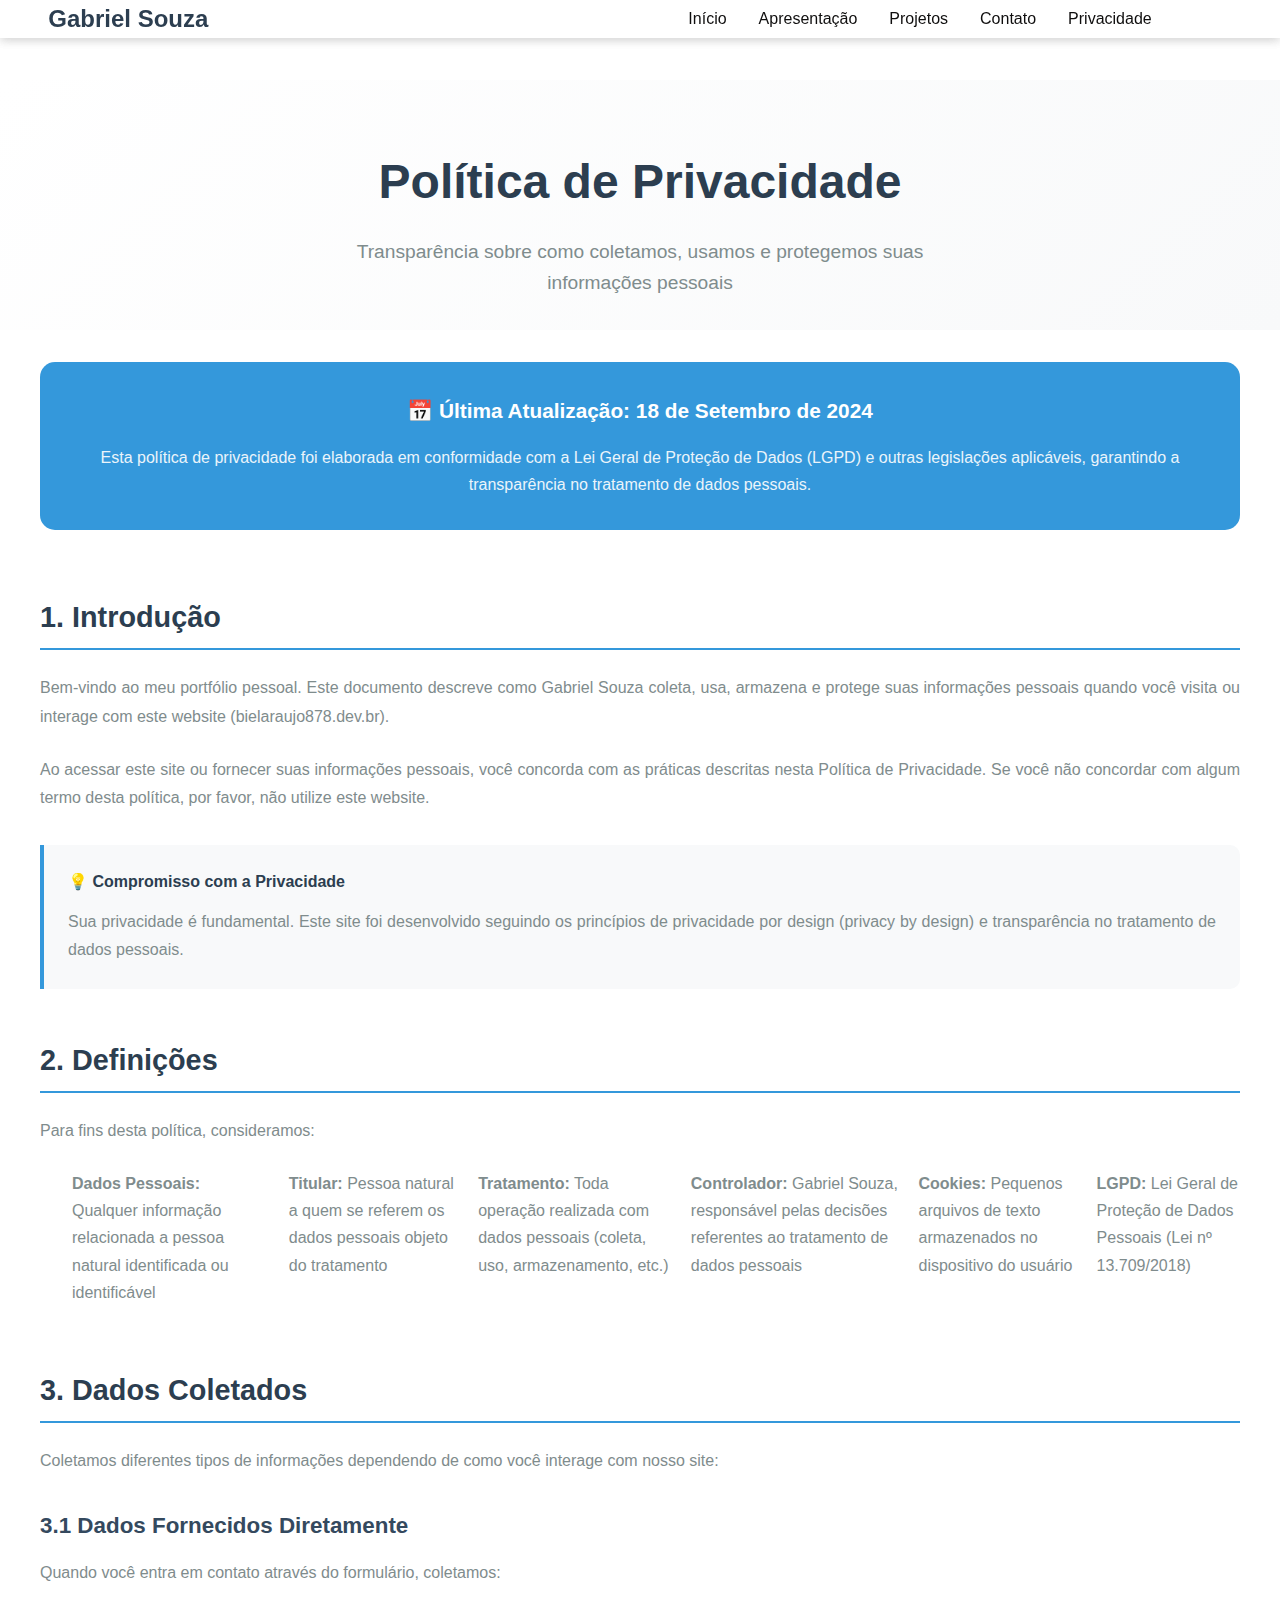
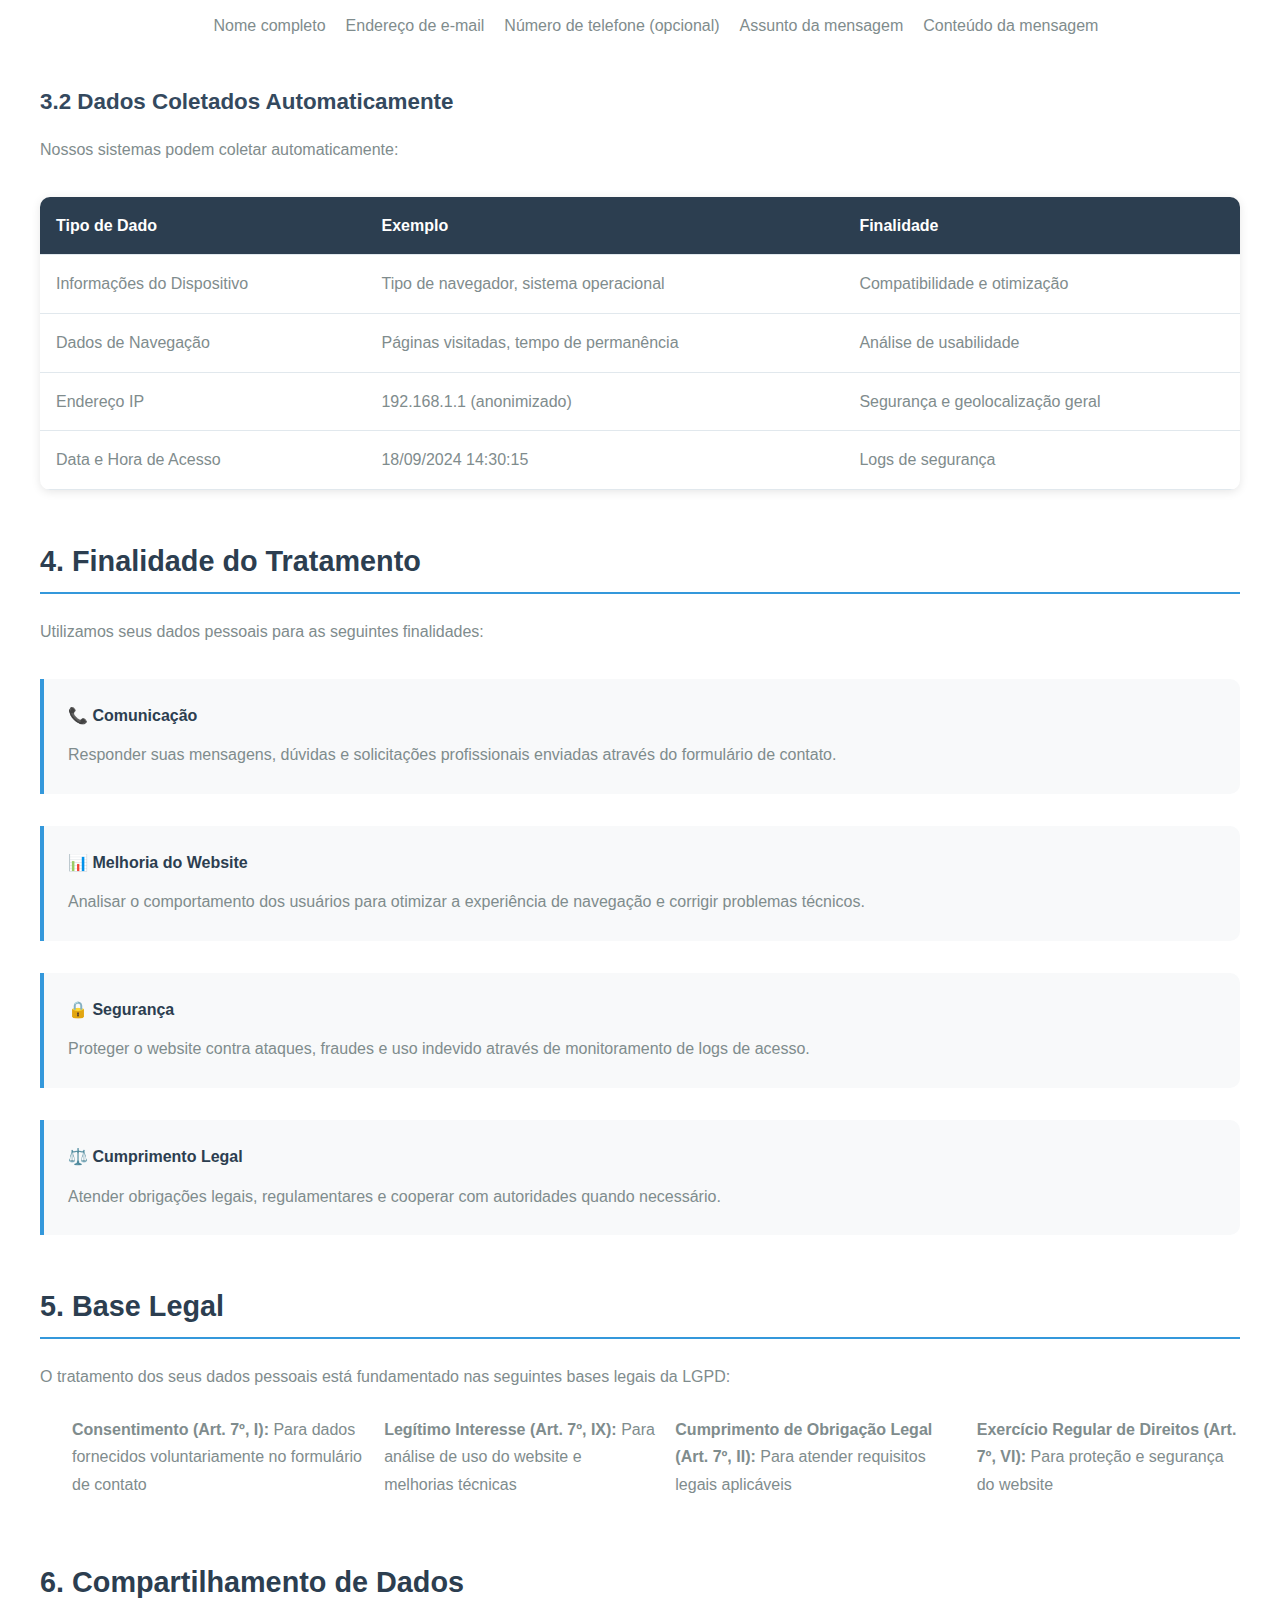
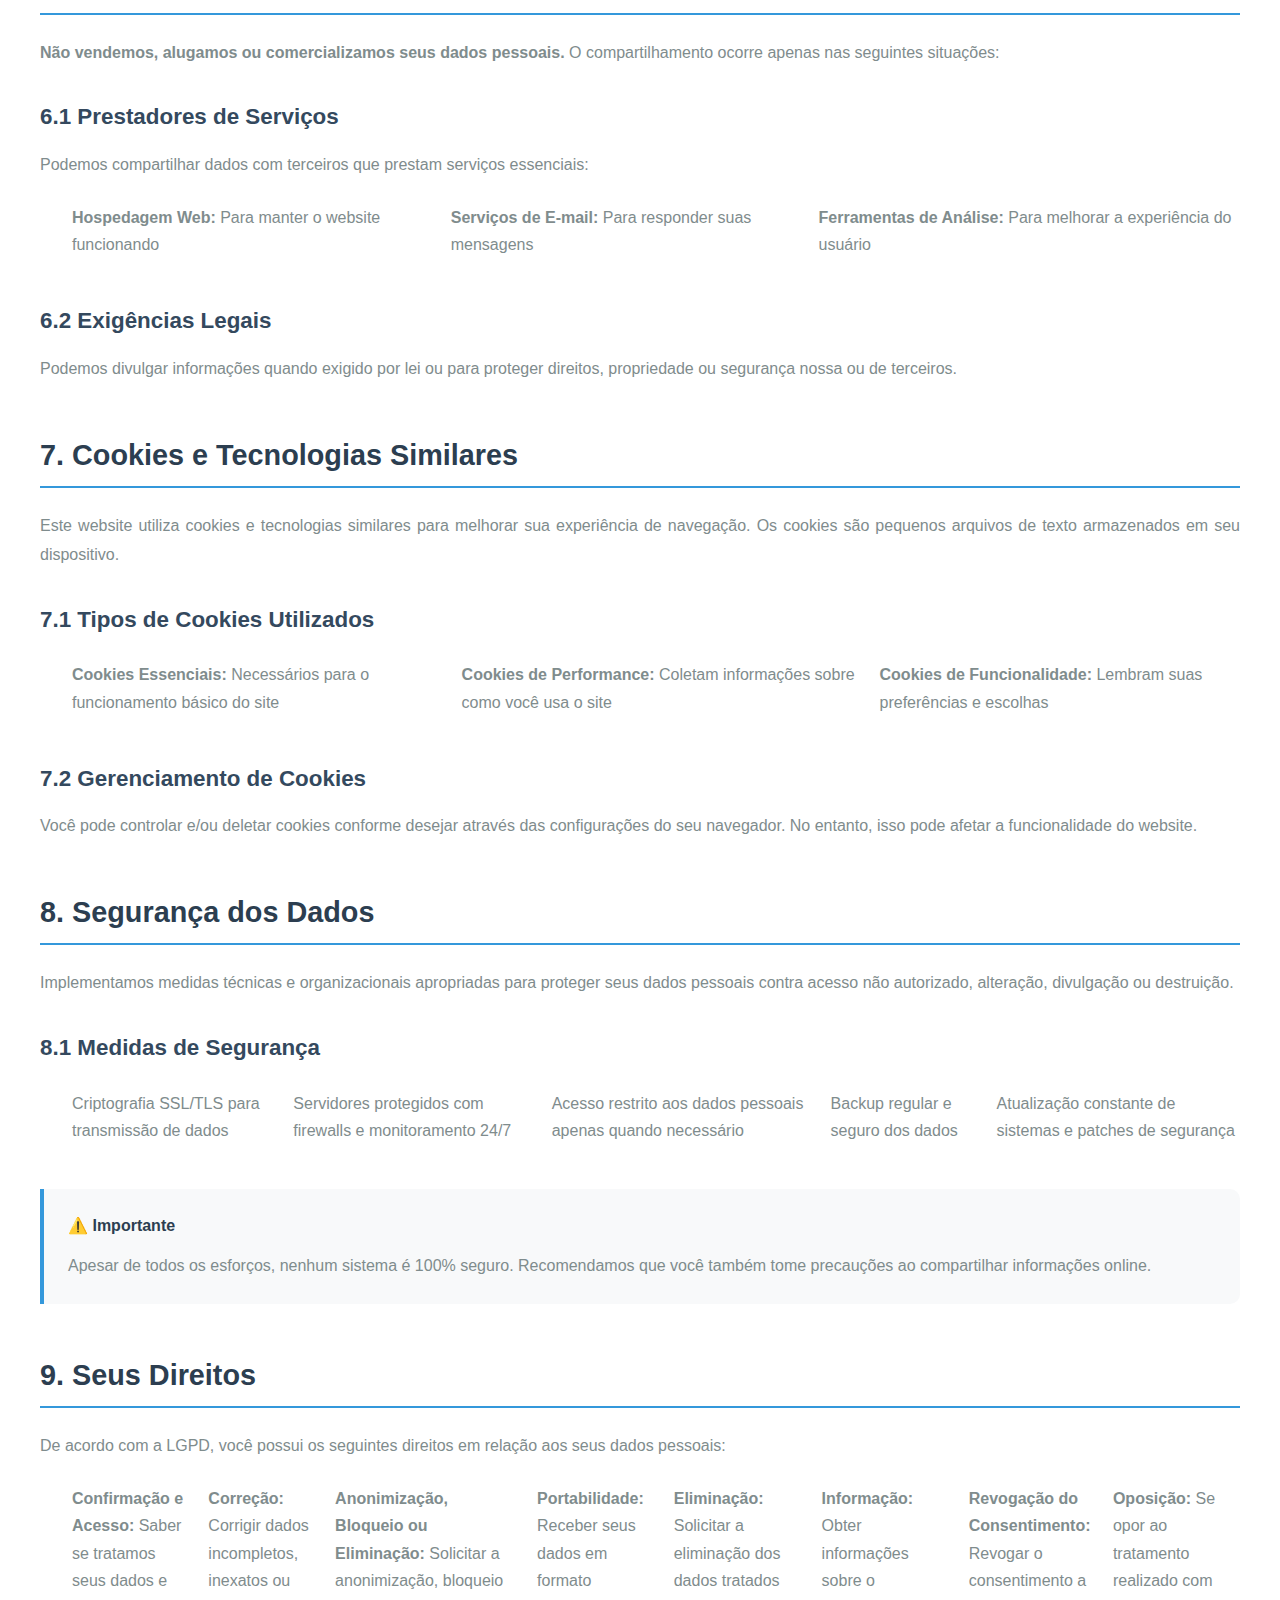
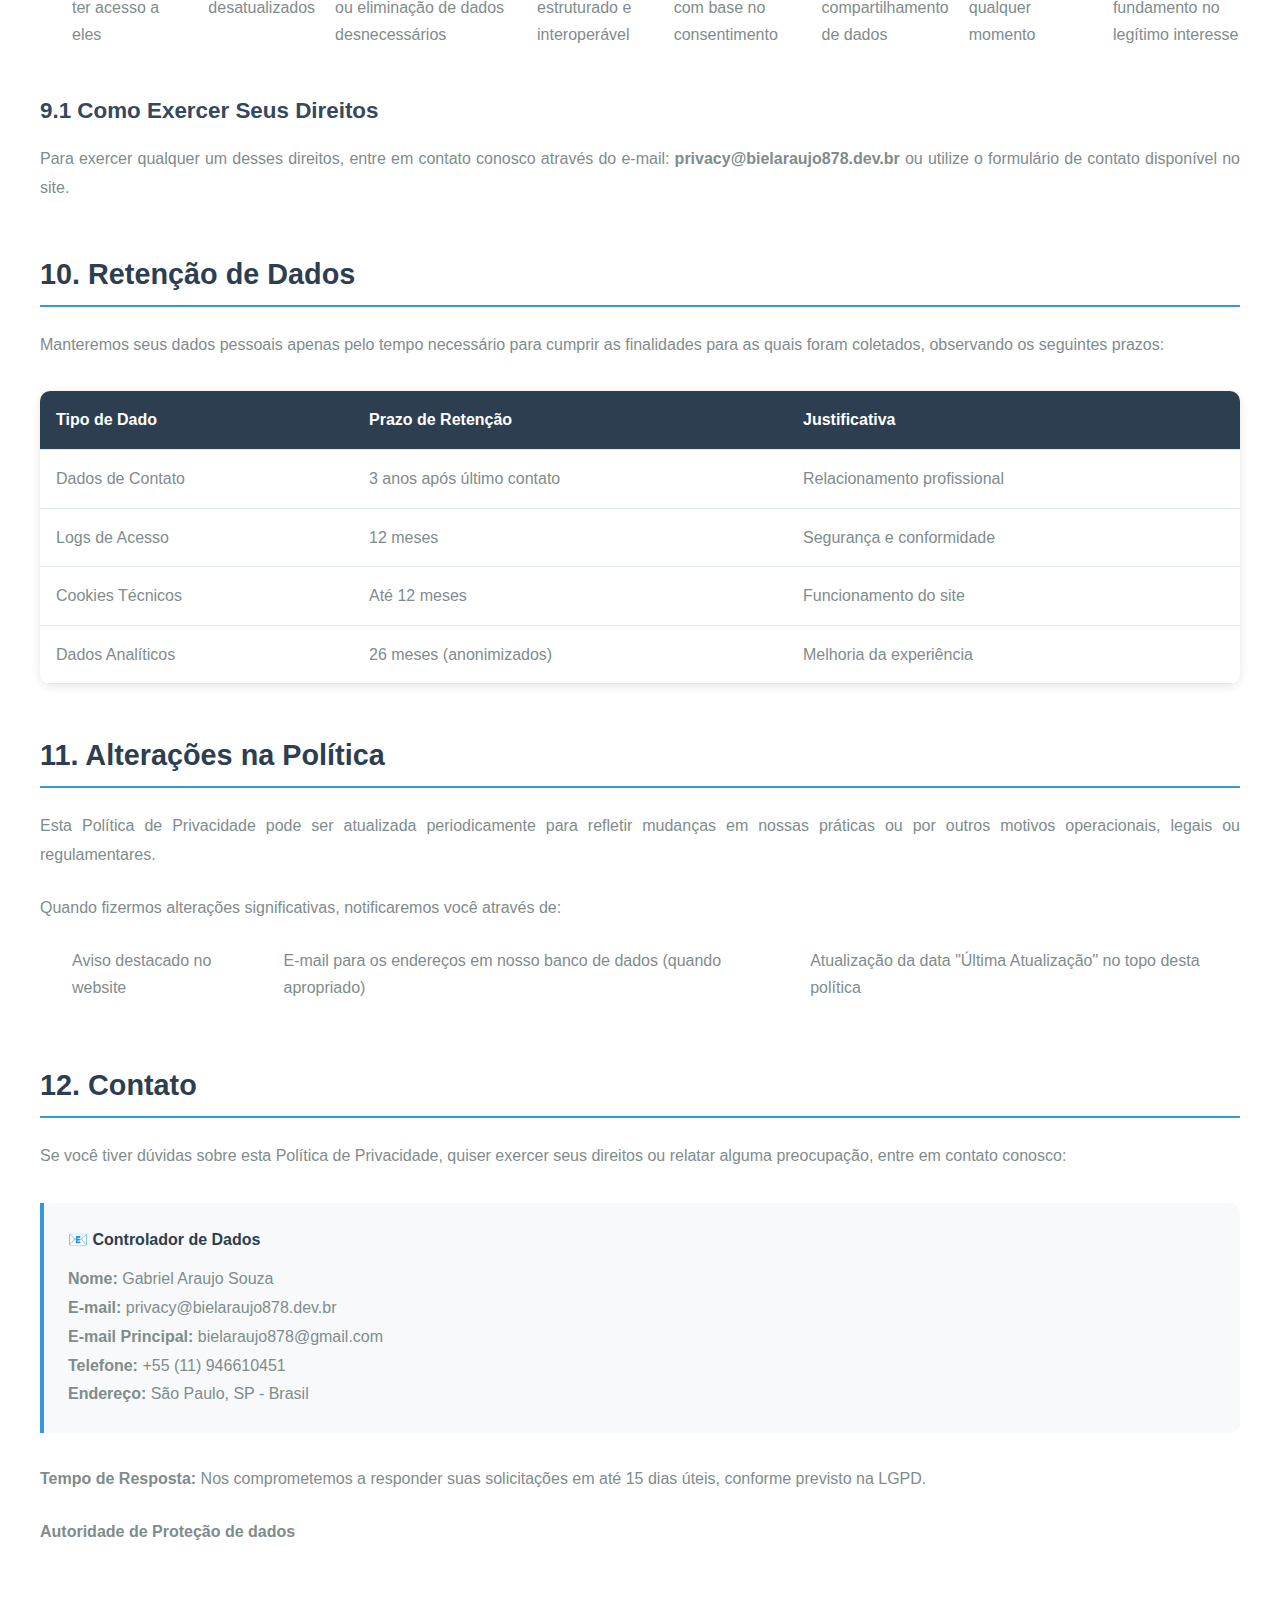
<file: privacidade.html>
<!DOCTYPE html>
<html lang="pt-br">
<head>
    <meta charset="UTF-8">
    <meta http-equiv="X-UA-Compatible" content="IE=edge">
    <meta name="viewport" content="width=device-width, initial-scale=1.0">
    <title>Apresentação pessoal - Gabriel Souza</title>
    <link rel="stylesheet" href="./CSS/style.css">
  
</head>
<body>
    <!--Navegação das paginas-->
    <header>
        <nav>
        <a href="./index.html" class="logo"> Gabriel Souza</a>
        <button class="menu-toggle" onclick="togglemenu()">
        <span></span>
        <span></span>
        <span></span>
        </button>
        <ul class="nav-links" id="navLinks">
            <li><a href="./index.html">Início</a></li>
            <li><a href="./apresentação.html">Apresentação</a></li>
            <li><a href="./projetos.html">Projetos</a></li>
            <li><a href="./contato.html">Contato</a></li>
            <li><a href="./privacidade.html">Privacidade</a></li>
        </ul>
        </nav>
    </header>

    <body>
        <!-- Header com navegação -->
        <header>
            <nav>
                <a href="index.html" class="logo">Gabriel Souza</a>
                <button class="menu-toggle" onclick="toggleMenu()">
                    <span></span>
                    <span></span>
                    <span></span>
                </button>
                <ul class="nav-links" id="navLinks">
                    <li><a href="index.html">Início</a></li>
                    <li><a href="apresentacao.html">Apresentação</a></li>
                    <li><a href="projetos.html">Projetos</a></li>
                    <li><a href="contato.html">Contato</a></li>
                    <li><a href="privacidade.html" class="active">Privacidade</a></li>
                </ul>
            </nav>
        </header>
    
        <main>
            <!-- Header da página -->
            <section class="page-header">
                <div class="container">
                    <h1>Política de Privacidade</h1>
                    <p>Transparência sobre como coletamos, usamos e protegemos suas informações pessoais</p>
                </div>
            </section>
    
            <div class="container">
                <!-- Informações básicas -->
                <div class="basic-info">
                    <h3>📅 Última Atualização: 18 de Setembro de 2024</h3>
                    <p>
                        Esta política de privacidade foi elaborada em conformidade com a Lei Geral de Proteção de Dados (LGPD) 
                        e outras legislações aplicáveis, garantindo a transparência no tratamento de dados pessoais.
                    </p>
                </div>
    
                <!-- Conteúdo principal -->
                <div class="privacy-content">
                    <!-- 1. Introdução -->
                    <section id="introducao" class="privacy-section">
                        <h2>1. Introdução</h2>
                        <p>
                            Bem-vindo ao meu portfólio pessoal. Este documento descreve como Gabriel Souza
                            coleta, usa, armazena e protege suas informações pessoais quando você visita ou interage com 
                            este website (bielaraujo878.dev.br).
                        </p>
                        <p>
                            Ao acessar este site ou fornecer suas informações pessoais, você concorda com as práticas 
                            descritas nesta Política de Privacidade. Se você não concordar com algum termo desta política, 
                            por favor, não utilize este website.
                        </p>
                        <div class="highlight-card">
                            <h4>💡 Compromisso com a Privacidade</h4>
                            <p>
                                Sua privacidade é fundamental. Este site foi desenvolvido seguindo os princípios de privacidade 
                                por design (privacy by design) e transparência no tratamento de dados pessoais.
                            </p>
                        </div>
                    </section>
    
                    <!-- 2. Definições -->
                    <section id="definicoes" class="privacy-section">
                        <h2>2. Definições</h2>
                        <p>Para fins desta política, consideramos:</p>
                        <ul>
                            <li><strong>Dados Pessoais:</strong> Qualquer informação relacionada a pessoa natural identificada ou identificável</li>
                            <li><strong>Titular:</strong> Pessoa natural a quem se referem os dados pessoais objeto do tratamento</li>
                            <li><strong>Tratamento:</strong> Toda operação realizada com dados pessoais (coleta, uso, armazenamento, etc.)</li>
                            <li><strong>Controlador:</strong> Gabriel Souza, responsável pelas decisões referentes ao tratamento de dados pessoais</li>
                            <li><strong>Cookies:</strong> Pequenos arquivos de texto armazenados no dispositivo do usuário</li>
                            <li><strong>LGPD:</strong> Lei Geral de Proteção de Dados Pessoais (Lei nº 13.709/2018)</li>
                        </ul>
                    </section>
    
                    <!-- 3. Dados Coletados -->
                    <section id="dados-coletados" class="privacy-section">
                        <h2>3. Dados Coletados</h2>
                        <p>Coletamos diferentes tipos de informações dependendo de como você interage com nosso site:</p>
                        
                        <h3>3.1 Dados Fornecidos Diretamente</h3>
                        <p>Quando você entra em contato através do formulário, coletamos:</p>
                        <ul>
                            <li>Nome completo</li>
                            <li>Endereço de e-mail</li>
                            <li>Número de telefone (opcional)</li>
                            <li>Assunto da mensagem</li>
                            <li>Conteúdo da mensagem</li>
                        </ul>
    
                        <h3>3.2 Dados Coletados Automaticamente</h3>
                        <p>Nossos sistemas podem coletar automaticamente:</p>
                        <table class="data-table">
                            <thead>
                                <tr>
                                    <th>Tipo de Dado</th>
                                    <th>Exemplo</th>
                                    <th>Finalidade</th>
                                </tr>
                            </thead>
                            <tbody>
                                <tr>
                                    <td>Informações do Dispositivo</td>
                                    <td>Tipo de navegador, sistema operacional</td>
                                    <td>Compatibilidade e otimização</td>
                                </tr>
                                <tr>
                                    <td>Dados de Navegação</td>
                                    <td>Páginas visitadas, tempo de permanência</td>
                                    <td>Análise de usabilidade</td>
                                </tr>
                                <tr>
                                    <td>Endereço IP</td>
                                    <td>192.168.1.1 (anonimizado)</td>
                                    <td>Segurança e geolocalização geral</td>
                                </tr>
                                <tr>
                                    <td>Data e Hora de Acesso</td>
                                    <td>18/09/2024 14:30:15</td>
                                    <td>Logs de segurança</td>
                                </tr>
                            </tbody>
                        </table>
                    </section>
    
                    <!-- 4. Finalidade -->
                    <section id="finalidade" class="privacy-section">
                        <h2>4. Finalidade do Tratamento</h2>
                        <p>Utilizamos seus dados pessoais para as seguintes finalidades:</p>
                        
                        <div class="highlight-card">
                            <h4>📞 Comunicação</h4>
                            <p>Responder suas mensagens, dúvidas e solicitações profissionais enviadas através do formulário de contato.</p>
                        </div>
    
                        <div class="highlight-card">
                            <h4>📊 Melhoria do Website</h4>
                            <p>Analisar o comportamento dos usuários para otimizar a experiência de navegação e corrigir problemas técnicos.</p>
                        </div>
    
                        <div class="highlight-card">
                            <h4>🔒 Segurança</h4>
                            <p>Proteger o website contra ataques, fraudes e uso indevido através de monitoramento de logs de acesso.</p>
                        </div>
    
                        <div class="highlight-card">
                            <h4>⚖️ Cumprimento Legal</h4>
                            <p>Atender obrigações legais, regulamentares e cooperar com autoridades quando necessário.</p>
                        </div>
                    </section>
    
                    <!-- 5. Base Legal -->
                    <section id="base-legal" class="privacy-section">
                        <h2>5. Base Legal</h2>
                        <p>O tratamento dos seus dados pessoais está fundamentado nas seguintes bases legais da LGPD:</p>
                        <ul>
                            <li><strong>Consentimento (Art. 7º, I):</strong> Para dados fornecidos voluntariamente no formulário de contato</li>
                            <li><strong>Legítimo Interesse (Art. 7º, IX):</strong> Para análise de uso do website e melhorias técnicas</li>
                            <li><strong>Cumprimento de Obrigação Legal (Art. 7º, II):</strong> Para atender requisitos legais aplicáveis</li>
                            <li><strong>Exercício Regular de Direitos (Art. 7º, VI):</strong> Para proteção e segurança do website</li>
                        </ul>
                    </section>
    
                    <!-- 6. Compartilhamento -->
                    <section id="compartilhamento" class="privacy-section">
                        <h2>6. Compartilhamento de Dados</h2>
                        <p>
                            <strong>Não vendemos, alugamos ou comercializamos seus dados pessoais.</strong> 
                            O compartilhamento ocorre apenas nas seguintes situações:
                        </p>
                        
                        <h3>6.1 Prestadores de Serviços</h3>
                        <p>Podemos compartilhar dados com terceiros que prestam serviços essenciais:</p>
                        <ul>
                            <li><strong>Hospedagem Web:</strong> Para manter o website funcionando</li>
                            <li><strong>Serviços de E-mail:</strong> Para responder suas mensagens</li>
                            <li><strong>Ferramentas de Análise:</strong> Para melhorar a experiência do usuário</li>
                        </ul>
    
                        <h3>6.2 Exigências Legais</h3>
                        <p>
                            Podemos divulgar informações quando exigido por lei ou para proteger direitos, 
                            propriedade ou segurança nossa ou de terceiros.
                        </p>
                    </section>
    
                    <!-- 7. Cookies -->
                    <section id="cookies" class="privacy-section">
                        <h2>7. Cookies e Tecnologias Similares</h2>
                        <p>
                            Este website utiliza cookies e tecnologias similares para melhorar sua experiência de navegação. 
                            Os cookies são pequenos arquivos de texto armazenados em seu dispositivo.
                        </p>
                        
                        <h3>7.1 Tipos de Cookies Utilizados</h3>
                        <ul>
                            <li><strong>Cookies Essenciais:</strong> Necessários para o funcionamento básico do site</li>
                            <li><strong>Cookies de Performance:</strong> Coletam informações sobre como você usa o site</li>
                            <li><strong>Cookies de Funcionalidade:</strong> Lembram suas preferências e escolhas</li>
                        </ul>
    
                        <h3>7.2 Gerenciamento de Cookies</h3>
                        <p>
                            Você pode controlar e/ou deletar cookies conforme desejar através das configurações do seu navegador. 
                            No entanto, isso pode afetar a funcionalidade do website.
                        </p>
                    </section>
    
                    <!-- 8. Segurança -->
                    <section id="seguranca" class="privacy-section">
                        <h2>8. Segurança dos Dados</h2>
                        <p>
                            Implementamos medidas técnicas e organizacionais apropriadas para proteger seus dados pessoais 
                            contra acesso não autorizado, alteração, divulgação ou destruição.
                        </p>
                        
                        <h3>8.1 Medidas de Segurança</h3>
                        <ul>
                            <li>Criptografia SSL/TLS para transmissão de dados</li>
                            <li>Servidores protegidos com firewalls e monitoramento 24/7</li>
                            <li>Acesso restrito aos dados pessoais apenas quando necessário</li>
                            <li>Backup regular e seguro dos dados</li>
                            <li>Atualização constante de sistemas e patches de segurança</li>
                        </ul>
    
                        <div class="highlight-card">
                            <h4>⚠️ Importante</h4>
                            <p>
                                Apesar de todos os esforços, nenhum sistema é 100% seguro. Recomendamos que você também 
                                tome precauções ao compartilhar informações online.
                            </p>
                        </div>
                    </section>
    
                    <!-- 9. Seus Direitos -->
                    <section id="direitos" class="privacy-section">
                        <h2>9. Seus Direitos</h2>
                        <p>De acordo com a LGPD, você possui os seguintes direitos em relação aos seus dados pessoais:</p>
                        
                        <ul>
                            <li><strong>Confirmação e Acesso:</strong> Saber se tratamos seus dados e ter acesso a eles</li>
                            <li><strong>Correção:</strong> Corrigir dados incompletos, inexatos ou desatualizados</li>
                            <li><strong>Anonimização, Bloqueio ou Eliminação:</strong> Solicitar a anonimização, bloqueio ou eliminação de dados desnecessários</li>
                            <li><strong>Portabilidade:</strong> Receber seus dados em formato estruturado e interoperável</li>
                            <li><strong>Eliminação:</strong> Solicitar a eliminação dos dados tratados com base no consentimento</li>
                            <li><strong>Informação:</strong> Obter informações sobre o compartilhamento de dados</li>
                            <li><strong>Revogação do Consentimento:</strong> Revogar o consentimento a qualquer momento</li>
                            <li><strong>Oposição:</strong> Se opor ao tratamento realizado com fundamento no legítimo interesse</li>
                        </ul>
    
                        <h3>9.1 Como Exercer Seus Direitos</h3>
                        <p>
                            Para exercer qualquer um desses direitos, entre em contato conosco através do e-mail: 
                            <strong>privacy@bielaraujo878.dev.br</strong> ou utilize o formulário de contato disponível no site.
                        </p>
                    </section>
    
                    <!-- 10. Retenção -->
                    <section id="retencao" class="privacy-section">
                        <h2>10. Retenção de Dados</h2>
                        <p>
                            Manteremos seus dados pessoais apenas pelo tempo necessário para cumprir as finalidades 
                            para as quais foram coletados, observando os seguintes prazos:
                        </p>
                        
                        <table class="data-table">
                            <thead>
                                <tr>
                                    <th>Tipo de Dado</th>
                                    <th>Prazo de Retenção</th>
                                    <th>Justificativa</th>
                                </tr>
                            </thead>
                            <tbody>
                                <tr>
                                    <td>Dados de Contato</td>
                                    <td>3 anos após último contato</td>
                                    <td>Relacionamento profissional</td>
                                </tr>
                                <tr>
                                    <td>Logs de Acesso</td>
                                    <td>12 meses</td>
                                    <td>Segurança e conformidade</td>
                                </tr>
                                <tr>
                                    <td>Cookies Técnicos</td>
                                    <td>Até 12 meses</td>
                                    <td>Funcionamento do site</td>
                                </tr>
                                <tr>
                                    <td>Dados Analíticos</td>
                                    <td>26 meses (anonimizados)</td>
                                    <td>Melhoria da experiência</td>
                                </tr>
                            </tbody>
                        </table>
                    </section>
    
                    <!-- 11. Alterações -->
                    <section id="alteracoes" class="privacy-section">
                        <h2>11. Alterações na Política</h2>
                        <p>
                            Esta Política de Privacidade pode ser atualizada periodicamente para refletir mudanças 
                            em nossas práticas ou por outros motivos operacionais, legais ou regulamentares.
                        </p>
                        <p>
                            Quando fizermos alterações significativas, notificaremos você através de:
                        </p>
                        <ul>
                            <li>Aviso destacado no website</li>
                            <li>E-mail para os endereços em nosso banco de dados (quando apropriado)</li>
                            <li>Atualização da data "Última Atualização" no topo desta política</li>
                        </ul>
                    </section>
    
                    <!-- 12. Contato -->
                    <section id="contato" class="privacy-section">
                        <h2>12. Contato</h2>
                        <p>
                            Se você tiver dúvidas sobre esta Política de Privacidade, quiser exercer seus direitos 
                            ou relatar alguma preocupação, entre em contato conosco:
                        </p>
                        
                        <div class="highlight-card">
                            <h4>📧 Controlador de Dados</h4>
                            <p><strong>Nome:</strong> Gabriel Araujo Souza<br>
                            <strong>E-mail:</strong> privacy@bielaraujo878.dev.br<br>
                            <strong>E-mail Principal:</strong> bielaraujo878@gmail.com<br>
                            <strong>Telefone:</strong> +55 (11) 946610451<br>
                            <strong>Endereço:</strong> São Paulo, SP - Brasil</p>
                        </div>
    
                        <p>
                            <strong>Tempo de Resposta:</strong> Nos comprometemos a responder suas solicitações em até 15 dias úteis, 
                            conforme previsto na LGPD.
                        </p>
    
                        <p>
                            <strong>Autoridade de Proteção de dados
                            </strong></p>
                    </section>
                </div>
            </div>
        </main>
    </body>
    </html>
</file>
<file: CSS/style.css>
/* Reset CSS básico */
* {
    margin: 0;
    padding: 0;
    box-sizing: border-box;
}

/* Variáveis de cores - paleta minimalista */
:root {
    --cor-primaria: #2c3e50;     /* Azul Profissional */
    --cor-secundaria: #34495e;   /* Azul Acinzentado */
    --cor-accent: #3498db;       /* Azul Acinzentado */
    --cor-texto: #0F0E0E;
    --cor-texto-claro: #7f8c8d;
    --cor-complementar: #e67e22;   /* Laranja Suave */
    --cor-fundo: #ffffff;
    --cor-fundo-alt: #f8f9fa;
    --sombra-suave: 0 2px 10px rgba(0,0,0,0.1);
    --transicao: all 0.3s ease;
}

/* Tipografia */
body {
    font-family: 'Segoe UI', Tahoma, Geneva, Verdana, sans-serif;
    line-height: 1.6;
    color: var(--cor-texto);
    background-color: var(--cor-fundo);
}

/* Header e Navegação */
header {
    background-color: var(--cor-fundo);
    box-shadow: var(--sombra-suave);
    position: fixed;
    top: 0;
    left: 0;
    right: 0;
    z-index: 1000;
}

nav {
    max-width: 1200px;
    margin: 0 auto;
    padding: 1rem 2rem;
    display: flex;
    justify-content: space-between;
    align-items: center;
}

.logo {
    font-size: 1.5rem;
    font-weight: 700;
    color: var(--cor-primaria);
    text-decoration: none;
}

.nav-links {
    display: flex;
    list-style: none;
    gap: 2rem;
}

.nav-links a {
    text-decoration: none;
    color: var(--cor-texto);
    font-weight: 500;
    transition: var(--transicao);
    position: relative;
}

.nav-links a:hover {
    color: var(--cor-accent);
}

.nav-links a::after {
    content: '';
    position: absolute;
    bottom: -5px;
    left: 0;
    width: 0;
    height: 2px;
    background-color: var(--cor-accent);
    transition: var(--transicao);
}

.nav-links a:hover::after,
.nav-links a:hover::after {
    width: 100%;
}

/* Menu mobile */
.menu-toggle {
    display: none;
    background: none;
    border: none;
    cursor: pointer;
    flex-direction: column;
    gap: 4px;
}

.menu-toggle span {
    width: 25px;
    height: 3px;
    background-color: var(--cor-primaria);
    transition: var(--transicao);
}

/* Main content */
main {
    margin-top: 80px;
    min-height: calc(100vh - 80px);
}

.hero-section {
    background-image: url('fundo.jpg'); /* Sua imagem aqui */
}
/* Seção Hero */
.hero {
    padding: 4rem 2rem;
    text-align: center;
    background: linear-gradient(135deg, var(--cor-fundo) 0%, var(--cor-fundo-alt) 100%);
    min-height: 70vh;
    display: flex;
    align-items: center;
    justify-content: center;
}

.hero-content {
    max-width: 800px;
    margin: 0 auto;
}

.hero h1 {
    font-size: 3rem;
    font-weight: 700;
    margin-bottom: 1rem;
    color: var(--cor-primaria);
}

.hero .subtitle {
    font-size: 1.5rem;
    color: var(--cor-accent);
    margin-bottom: 1.5rem;
    font-weight: 400;
}

.hero .description {
    font-size: 1.1rem;
    color: var(--cor-texto-claro);
    margin-bottom: 2rem;
    line-height: 1.8;
}


.cta-button {
    display: inline-block;
    padding: 1rem 2rem;
    background-color: var(--cor-accent);
    color: white;
    text-decoration: none;
    border-radius: 30px;
    font-weight: 600;
    transition: var(--transicao);
    box-shadow: var(--sombra-suave);
}

.cta-button:hover {
    transform: translateY(-2px);
    box-shadow: 0 4px 15px rgba(52, 152, 219, 0.3);
}

/* Seção Sobre */
.sobre {
    padding: 4rem 2rem;
    background-color: var(--cor-fundo);
}

.container {
    max-width: 1200px;
    margin: 0 auto;
}

.section-title {
    text-align: center;
    font-size: 2.5rem;
    margin-bottom: 3rem;
    color: var(--cor-primaria);
    position: relative;
}

.section-title::after {
    content: '';
    width: 60px;
    height: 3px;
    background-color: var(--cor-accent);
    position: absolute;
    bottom: -10px;
    left: 50%;
    transform: translateX(-50%);
}

.sobre-grid {
    display: grid;
    grid-template-columns: 1fr 2fr;
    gap: 3rem;
    align-items: center;
}

.sobre-imagem {
    text-align: center;

}

.sobre-texto h3 {
    font-size: 1.8rem;
    margin-bottom: 1rem;
    color: var(--cor-primaria);
}

.sobre-texto p {
    margin-bottom: 1.5rem;
    color: var(--cor-texto-claro);
    line-height: 1.8;
}

/* Seção Habilidades */
.habilidades {
    padding: 4rem 2rem;
    background-color: var(--cor-fundo-alt);
}

.skills-grid {
    display: grid;
    grid-template-columns: repeat(auto-fit, minmax(250px, 1fr));
    gap: 2rem;
    margin-top: 3rem;
}

.skill-card {
    background-color: var(--cor-fundo);
    padding: 2rem;
    border-radius: 10px;
    text-align: center;
    box-shadow: var(--sombra-suave);
    transition: var(--transicao);
}

.skill-card:hover {
    transform: translateY(-5px);
    box-shadow: 0 10px 25px rgba(0,0,0,0.15);
}

.skill-icon {
    width: 60px;
    height: 60px;
    background-color: var(--cor-accent);
    border-radius: 50%;
    display: flex;
    align-items: center;
    justify-content: center;
    margin: 0 auto 1rem;
    color: white;
    font-size: 1.5rem;
    
}

.skill-card h4 {
    font-size: 1.3rem;
    margin-bottom: 0.5rem;
    color: var(--cor-primaria);
}

/* Footer */
footer{
    background-color: var(--cor-primaria);
    color: white;
    text-align: center;
    padding: 2rem;

    
}

ul {
    display: flex;
    justify-content: center;
    list-style: none;
    padding: 0;
    margin: 0;
    gap: 20px;
}
nav{
    display: flex;
    justify-content: center;
    list-style: none;
    padding: 0;
    margin: 0;
    gap: 40%;
}

/* Responsividade */
@media (max-width: 768px) {
    .nav-links {
        display: none;
        position: absolute;
        top: 100%;
        left: 0;
        right: 0;
        background-color: var(--cor-fundo);
        flex-direction: column;
        padding: 1rem 2rem;
        box-shadow: var(--sombra-suave);
        gap: 1rem;
    }

    .nav-links.active {
        display: flex;
    }

    .menu-toggle {
        display: flex;
    }

    .hero h1 {
        font-size: 2.5rem;
    }

    .hero .subtitle {
        font-size: 1.3rem;
    }

    .sobre-grid {
        grid-template-columns: 1fr;
        gap: 2rem;
    }

    .perfil-img {
        width: 200px;
        height: 200px;
        font-size: 3rem;
    }

    .skills-grid {
        grid-template-columns: 1fr;
    }

    nav {
        padding: 1rem;
    }

    .hero {
        padding: 2rem 1rem;
    }

    .sobre, .habilidades {
        padding: 3rem 1rem;
    }
}

@media (max-width: 480px) {
    .hero h1 {
        font-size: 2rem;
    }

    .hero .subtitle {
        font-size: 1.1rem;
    }

    .section-title {
        font-size: 2rem;
    }

    .perfil-img {
        width: 150px;
        height: 150px;
        font-size: 2.5rem;
    }
}

/* Header da página */
 .page-header {
    background: linear-gradient(135deg, var(--cor-fundo) 0%, var(--cor-fundo-alt) 100%);
    padding: 4rem 0 2rem;
    text-align: center;
}

.page-header h1 {
    font-size: 3rem;
    color: var(--cor-primaria);
    margin-bottom: 1rem;
}

.page-header p {
    font-size: 1.2rem;
    color: var(--cor-texto-claro);
    max-width: 600px;
    margin: 0 auto;
}

/* Conteúdo principal */
.content-section {
    padding: 3rem 0;
}

.section-title {
    font-size: 2.2rem;
    color: var(--cor-primaria);
    margin-bottom: 2rem;
    position: relative;
    padding-bottom: 10px;
}

.section-title::after {
    content: '';
    width: 60px;
    height: 3px;
    background-color: var(--cor-accent);
    position: absolute;
    bottom: 0;
    left: 0;
}

/* Grid de apresentação */
.apresentacao-grid {
    display: grid;
    grid-template-columns: 1fr 2fr;
    gap: 3rem;
    margin-bottom: 4rem;
}

.perfil-card {
    background-color: var(--cor-fundo-alt);
    padding: 2rem;
    border-radius: 15px;
    box-shadow: var(--sombra-suave);
    text-align: center;
    position: sticky;
    top: 100px;
    height: fit-content;
}

.perfil-img {
    width: 180px;
    height: 180px;
    border-radius: 50%;
    background: linear-gradient(135deg, var(--cor-accent), var(--cor-primaria));
    display: flex;
    align-items: center;
    justify-content: center;
    color: white;
    font-size: 3rem;
    margin: 0 auto 1.5rem;
    box-shadow: var(--sombra-suave);
}

.perfil-info h3 {
    font-size: 1.5rem;
    color: var(--cor-primaria);
    margin-bottom: 0.5rem;
}

.perfil-info .role {
    color: var(--cor-accent);
    font-weight: 500;
    margin-bottom: 1rem;
}

.contact-info {
    background-color: var(--cor-fundo);
    padding: 1.5rem;
    border-radius: 10px;
    margin-top: 1.5rem;
}

.contact-item {
    display: flex;
    align-items: center;
    margin-bottom: 0.8rem;
    color: var(--cor-texto-claro);
}

.contact-item:last-child {
    margin-bottom: 0;
}

.contact-item span {
    margin-right: 0.8rem;
    font-size: 1.2rem;
}

/* Conteúdo detalhado */
.content-detail {
    background-color: var(--cor-fundo);
}

.content-detail h3 {
    color: var(--cor-primaria);
    font-size: 1.5rem;
    margin-bottom: 1rem;
}

.content-detail p {
    margin-bottom: 1.5rem;
    color: var(--cor-texto-claro);
    line-height: 1.8;
    text-align: justify;
}

/* Timeline de contribuições */
.timeline {
    margin: 3rem 0;
}

.timeline-item {
    display: flex;
    margin-bottom: 2rem;
    position: relative;
}

.timeline-marker {
    width: 40px;
    height: 40px;
    background-color: var(--cor-accent);
    border-radius: 50%;
    display: flex;
    align-items: center;
    justify-content: center;
    color: white;
    font-weight: 600;
    flex-shrink: 0;
    margin-right: 1.5rem;
}

.timeline-content {
    background-color: var(--cor-fundo-alt);
    padding: 1.5rem;
    border-radius: 10px;
    flex: 1;
    box-shadow: var(--sombra-suave);
}

.timeline-content h4 {
    color: var(--cor-primaria);
    margin-bottom: 0.5rem;
}

.timeline-content .date {
    color: var(--cor-accent);
    font-size: 0.9rem;
    font-weight: 500;
    margin-bottom: 0.8rem;
}

/* Cards de hobbies */
.hobbies-grid {
    display: grid;
    grid-template-columns: repeat(auto-fit, minmax(280px, 1fr));
    gap: 2rem;
    margin-top: 2rem;
}

.hobby-card {
    background-color: var(--cor-fundo-alt);
    padding: 2rem;
    border-radius: 15px;
    text-align: center;
    box-shadow: var(--sombra-suave);
    transition: var(--transicao);
}

.hobby-card:hover {
    transform: translateY(-5px);
    box-shadow: 0 10px 25px rgba(0,0,0,0.15);
}

.hobby-icon {
    font-size: 3rem;
    margin-bottom: 1rem;
}

.hobby-card h4 {
    color: var(--cor-primaria);
    margin-bottom: 1rem;
}


/* Responsividade */
@media (max-width: 768px) {
    .nav-links {
        display: none;
        position: absolute;
        top: 100%;
        left: 0;
        right: 0;
        background-color: var(--cor-fundo);
        flex-direction: column;
        padding: 1rem 2rem;
        box-shadow: var(--sombra-suave);
        gap: 1rem;
    }

    .nav-links.active {
        display: flex;
    }

    .menu-toggle {
        display: flex;
    }

    .page-header h1 {
        font-size: 2.5rem;
    }

    .apresentacao-grid {
        grid-template-columns: 1fr;
        gap: 2rem;
    }

    .perfil-card {
        position: static;
    }

    .container {
        padding: 0 1rem;
    }

    .content-section {
        padding: 2rem 0;
    }

    .hobbies-grid {
        grid-template-columns: 1fr;
    }

    .timeline-item {
        flex-direction: column;
        align-items: flex-start;
    }

    .timeline-marker {
        margin-bottom: 1rem;
        margin-right: 0;
    }
}

@media (max-width: 480px) {
    .page-header h1 {
        font-size: 2rem;
    }

    .section-title {
        font-size: 1.8rem;
    }

    .perfil-img {
        width: 150px;
        height: 150px;
        font-size: 2.5rem;
    }
}

/* Filtros de categoria */
.filters {
    padding: 2rem 0;
    text-align: center;
}

.filter-buttons {
    display: flex;
    justify-content: center;
    gap: 1rem;
    flex-wrap: wrap;
    margin-top: 1rem;
}

.filter-btn {
    background-color: var(--cor-fundo-alt);
    border: 2px solid transparent;
    padding: 0.8rem 1.5rem;
    border-radius: 25px;
    cursor: pointer;
    transition: var(--transicao);
    font-weight: 500;
    color: var(--cor-texto);
}

.filter-btn:hover,
.filter-btn.active {
    background-color: var(--cor-accent);
    color: white;
    border-color: var(--cor-accent);
}

/* Grid de projetos */
.projects-section {
    padding: 2rem 0 4rem;
}

.projects-grid {
    display: grid;
    grid-template-columns: repeat(auto-fit, minmax(350px, 1fr));
    gap: 2rem;
}

.project-card {
    background-color: var(--cor-fundo);
    border-radius: 15px;
    overflow: hidden;
    box-shadow: var(--sombra-suave);
    transition: var(--transicao);
    position: relative;
}

.project-card:hover {
    transform: translateY(-8px);
    box-shadow: 0 15px 35px rgba(0,0,0,0.15);
}

.project-image {
    height: 250px;
    background: linear-gradient(135deg, var(--cor-accent), var(--cor-primaria));
    display: flex;
    align-items: center;
    justify-content: center;
    color: white;
    font-size: 3rem;
    position: relative;
    overflow: hidden;
}

.project-image::before {
    content: '';
    position: absolute;
    top: 0;
    left: 0;
    right: 0;
    bottom: 0;
    background: rgba(0,0,0,0.1);
    opacity: 0;
    transition: var(--transicao);
}

.project-card:hover .project-image::before {
    opacity: 1;
}

.project-content {
    padding: 2rem;
}

.project-category {
    display: inline-block;
    background-color: var(--cor-accent);
    color: white;
    padding: 0.3rem 0.8rem;
    border-radius: 15px;
    font-size: 0.8rem;
    font-weight: 500;
    margin-bottom: 1rem;
}

.project-title {
    font-size: 1.5rem;
    color: var(--cor-primaria);
    margin-bottom: 1rem;
    font-weight: 600;
}

.project-description {
    color: var(--cor-texto-claro);
    margin-bottom: 1.5rem;
    line-height: 1.7;
}

.project-tech {
    margin-bottom: 1.5rem;
}

.tech-tag {
    display: inline-block;
    background-color: var(--cor-fundo-alt);
    color: var(--cor-texto);
    padding: 0.4rem 0.8rem;
    border-radius: 12px;
    font-size: 0.85rem;
    margin: 0.2rem 0.3rem 0.2rem 0;
    border: 1px solid #e1e8ed;
}

.project-links {
    display: flex;
    gap: 1rem;
}

.project-link {
    flex: 1;
    text-align: center;
    padding: 0.8rem;
    text-decoration: none;
    border-radius: 8px;
    font-weight: 500;
    transition: var(--transicao);
}

.btn-primary {
    background-color: var(--cor-accent);
    color: white;
}

.btn-primary:hover {
    background-color: var(--cor-primaria);
}

.btn-secondary {
    background-color: transparent;
    color: var(--cor-accent);
    border: 2px solid var(--cor-accent);
}

.btn-secondary:hover {
    background-color: var(--cor-accent);
    color: white;
}

/* Estatísticas */
.stats-section {
    background-color: var(--cor-fundo-alt);
    padding: 3rem 0;
    margin: 3rem 0;
}

.stats-grid {
    display: grid;
    grid-template-columns: repeat(auto-fit, minmax(200px, 1fr));
    gap: 2rem;
    text-align: center;
}

.stat-item {
    background-color: var(--cor-fundo);
    padding: 2rem;
    border-radius: 15px;
    box-shadow: var(--sombra-suave);
}

.stat-number {
    font-size: 2.5rem;
    font-weight: 700;
    color: var(--cor-accent);
    display: block;
}

.stat-label {
    color: var(--cor-texto-claro);
    font-weight: 500;
}

/* Footer */
footer {
    background-color: var(--cor-primaria);
    color: white;
    text-align: center;
    padding: 2rem;
}

/* Responsividade */
@media (max-width: 768px) {
    .nav-links {
        display: none;
        position: absolute;
        top: 100%;
        left: 0;
        right: 0;
        background-color: var(--cor-fundo);
        flex-direction: column;
        padding: 1rem 2rem;
        box-shadow: var(--sombra-suave);
        gap: 1rem;
    }

    .nav-links.active {
        display: flex;
    }

    .menu-toggle {
        display: flex;
    }

    .page-header h1 {
        font-size: 2.5rem;
    }

    .projects-grid {
        grid-template-columns: 1fr;
    }

    .project-links {
        flex-direction: column;
    }

    .container {
        padding: 0 1rem;
    }

    .filter-buttons {
        gap: 0.5rem;
    }

    .filter-btn {
        padding: 0.6rem 1rem;
        font-size: 0.9rem;
    }
}

@media (max-width: 480px) {
    .page-header h1 {
        font-size: 2rem;
    }

    .project-content {
        padding: 1.5rem;
    }

    .project-image {
        height: 200px;
        font-size: 2rem;
    }
}

/* Estados de filtro */
.project-card.hidden {
    display: none;
}

 /* Seção de contato */
 .contact-section {
    padding: 4rem 0;
}

.contact-grid {
    display: grid;
    grid-template-columns: 1fr 1.2fr;
    gap: 4rem;
    align-items: start;
}

/* Informações de contato */
.contact-info {
    background-color: var(--cor-fundo-alt);
    padding: 3rem;
    border-radius: 20px;
    box-shadow: var(--sombra-suave);
}

.contact-info h2 {
    color: var(--cor-primaria);
    margin-bottom: 2rem;
    font-size: 1.8rem;
}

.contact-item {
    display: flex;
    align-items: flex-start;
    margin-bottom: 2rem;
    padding: 1.5rem;
    background-color: var(--cor-fundo);
    border-radius: 15px;
    transition: var(--transicao);
}

.contact-item:hover {
    transform: translateY(-2px);
    box-shadow: var(--sombra-suave);
}

.contact-icon {
    width: 50px;
    height: 50px;
    background-color: var(--cor-accent);
    border-radius: 50%;
    display: flex;
    align-items: center;
    justify-content: center;
    color: white;
    font-size: 1.5rem;
    margin-right: 1.5rem;
    flex-shrink: 0;
}

.contact-details h4 {
    color: var(--cor-primaria);
    margin-bottom: 0.5rem;
    font-size: 1.1rem;
}

.contact-details p {
    color: var(--cor-texto-claro);
    line-height: 1.5;
}

.contact-details a {
    color: var(--cor-accent);
    text-decoration: none;
    transition: var(--transicao);
}

.contact-details a:hover {
    color: var(--cor-primaria);
}

/* Redes sociais */
.social-links {
    display: flex;
    gap: 1rem;
    margin-top: 2rem;
}

.social-link {
    width: 50px;
    height: 50px;
    background-color: var(--cor-primaria);
    border-radius: 50%;
    display: flex;
    align-items: center;
    justify-content: center;
    color: white;
    text-decoration: none;
    font-size: 1.3rem;
    transition: var(--transicao);
}

.social-link:hover {
    background-color: var(--cor-accent);
    transform: translateY(-3px);
}

/* Formulário */
.contact-form {
    background-color: var(--cor-fundo);
    padding: 3rem;
    border-radius: 20px;
    box-shadow: var(--sombra-suave);
}

.contact-form h2 {
    color: var(--cor-primaria);
    margin-bottom: 2rem;
    font-size: 1.8rem;
}

.form-group {
    margin-bottom: 2rem;
}

.form-group label {
    display: block;
    margin-bottom: 0.8rem;
    color: var(--cor-primaria);
    font-weight: 500;
}

.form-group input,
.form-group textarea {
    width: 100%;
    padding: 1rem 1.2rem;
    border: 2px solid #e1e8ed;
    border-radius: 10px;
    font-size: 1rem;
    font-family: inherit;
    color: var(--cor-texto);
    transition: var(--transicao);
    background-color: var(--cor-fundo-alt);
}

.form-group input:focus,
.form-group textarea:focus {
    outline: none;
    border-color: var(--cor-accent);
    background-color: var(--cor-fundo);
    box-shadow: 0 0 0 3px rgba(52, 152, 219, 0.1);
}

.form-group textarea {
    height: 120px;
    resize: vertical;
}

.form-row {
    display: grid;
    grid-template-columns: 1fr 1fr;
    gap: 1.5rem;
}

.submit-btn {
    background-color: var(--cor-accent);
    color: white;
    border: none;
    padding: 1.2rem 2.5rem;
    border-radius: 10px;
    font-size: 1.1rem;
    font-weight: 600;
    cursor: pointer;
    transition: var(--transicao);
    width: 100%;
}

.submit-btn:hover {
    background-color: var(--cor-primaria);
    transform: translateY(-2px);
    box-shadow: 0 5px 15px rgba(52, 152, 219, 0.3);
}

/* Seção de disponibilidade */
.availability-section {
    background-color: var(--cor-fundo-alt);
    padding: 3rem 0;
    text-align: center;
}

.availability-card {
    background-color: var(--cor-fundo);
    padding: 2.5rem;
    border-radius: 20px;
    box-shadow: var(--sombra-suave);
    max-width: 600px;
    margin: 0 auto;
}

.availability-card h2 {
    color: var(--cor-primaria);
    margin-bottom: 1.5rem;
    font-size: 1.8rem;
}

.status-indicator {
    display: inline-flex;
    align-items: center;
    gap: 0.8rem;
    background-color: #27ae60;
    color: white;
    padding: 0.8rem 1.5rem;
    border-radius: 25px;
    font-weight: 500;
    margin: 1rem 0 2rem;
}

.status-dot {
    width: 10px;
    height: 10px;
    background-color: white;
    border-radius: 50%;
    animation: pulse 2s infinite;
}

@keyframes pulse {
    0% { opacity: 1; }
    50% { opacity: 0.5; }
    100% { opacity: 1; }
}

/* Footer */
footer {
    background-color: var(--cor-primaria);
    color: white;
    text-align: center;
    padding: 2rem;
}

/* Responsividade */
@media (max-width: 768px) {
    .nav-links {
        display: none;
        position: absolute;
        top: 100%;
        left: 0;
        right: 0;
        background-color: var(--cor-fundo);
        flex-direction: column;
        padding: 1rem 2rem;
        box-shadow: var(--sombra-suave);
        gap: 1rem;
    }

    .nav-links.active {
        display: flex;
    }

    .menu-toggle {
        display: flex;
    }

    .page-header h1 {
        font-size: 2.5rem;
    }

    .contact-grid {
        grid-template-columns: 1fr;
        gap: 3rem;
    }

    .form-row {
        grid-template-columns: 1fr;
        gap: 1rem;
    }

    .contact-info,
    .contact-form {
        padding: 2rem;
    }

    .container {
        padding: 0 1rem;
    }

    .contact-section {
        padding: 3rem 0;
    }
}

@media (max-width: 480px) {
    .page-header h1 {
        font-size: 2rem;
    }

    .contact-info,
    .contact-form {
        padding: 1.5rem;
    }

    .contact-item {
        flex-direction: column;
        text-align: center;
    }

    .contact-icon {
        margin-right: 0;
        margin-bottom: 1rem;
    }

    .social-links {
        justify-content: center;
    }

    .availability-card {
        padding: 2rem;
    }
}

/* Informações básicas */
.basic-info {
    background-color: var(--cor-accent);
    color: white;
    padding: 2rem;
    border-radius: 15px;
    margin: 2rem 0;
    text-align: center;
}

.basic-info h3 {
    margin-bottom: 1rem;
    font-size: 1.3rem;
}

.basic-info p {
    opacity: 0.9;
    line-height: 1.7;
}

/* Índice */
.table-of-contents {
    background-color: var(--cor-fundo-alt);
    padding: 2rem;
    border-radius: 15px;
    margin: 3rem 0;
    box-shadow: var(--sombra-suave);
}

.table-of-contents h3 {
    color: var(--cor-primaria);
    margin-bottom: 1.5rem;
    font-size: 1.5rem;
}

.toc-list {
    list-style: none;
    padding: 0;
}

.toc-list li {
    margin-bottom: 0.8rem;
}

.toc-list a {
    color: var(--cor-texto);
    text-decoration: none;
    padding: 0.5rem 0;
    display: block;
    transition: var(--transicao);
    border-radius: 8px;
    padding-left: 1rem;
}

.toc-list a:hover {
    color: var(--cor-accent);
    background-color: rgba(52, 152, 219, 0.1);
    padding-left: 1.5rem;
}

/* Conteúdo principal */
.privacy-content {
    padding: 2rem 0 4rem;
}

.privacy-section {
    margin-bottom: 3rem;
    scroll-margin-top: 100px;
}

.privacy-section h2 {
    color: var(--cor-primaria);
    font-size: 1.8rem;
    margin-bottom: 1.5rem;
    padding-bottom: 0.5rem;
    border-bottom: 2px solid var(--cor-accent);
}

.privacy-section h3 {
    color: var(--cor-secundaria);
    font-size: 1.4rem;
    margin: 2rem 0 1rem 0;
}

.privacy-section p {
    color: var(--cor-texto-claro);
    margin-bottom: 1.5rem;
    line-height: 1.8;
    text-align: justify;
}

.privacy-section ul,
.privacy-section ol {
    margin: 1.5rem 0;
    padding-left: 2rem;
}

.privacy-section li {
    color: var(--cor-texto-claro);
    margin-bottom: 0.8rem;
    line-height: 1.7;
}

/* Cards destacados */
.highlight-card {
    background-color: var(--cor-fundo-alt);
    border-left: 4px solid var(--cor-accent);
    padding: 1.5rem;
    margin: 2rem 0;
    border-radius: 0 10px 10px 0;
}

.highlight-card h4 {
    color: var(--cor-primaria);
    margin-bottom: 0.8rem;
}

.highlight-card p {
    margin-bottom: 0;
}

/* Tabela de dados */
.data-table {
    width: 100%;
    border-collapse: collapse;
    margin: 2rem 0;
    background-color: var(--cor-fundo);
    border-radius: 10px;
    overflow: hidden;
    box-shadow: var(--sombra-suave);
}

.data-table th,
.data-table td {
    padding: 1rem;
    text-align: left;
    border-bottom: 1px solid #e1e8ed;
}

.data-table th {
    background-color: var(--cor-primaria);
    color: white;
    font-weight: 600;
}

.data-table td {
    color: var(--cor-texto-claro);
}

.data-table tr:hover {
    background-color: var(--cor-fundo-alt);
}

/* Botão de voltar ao topo */
.back-to-top {
    position: fixed;
    bottom: 2rem;
    right: 2rem;
    background-color: var(--cor-accent);
    color: white;
    border: none;
    border-radius: 50%;
    width: 50px;
    height: 50px;
    cursor: pointer;
    font-size: 1.2rem;
    box-shadow: var(--sombra-suave);
    transition: var(--transicao);
    opacity: 0;
    visibility: hidden;
}

.back-to-top.visible {
    opacity: 1;
    visibility: visible;
}

.back-to-top:hover {
    background-color: var(--cor-primaria);
    transform: translateY(-3px);
}

/* Footer */
footer {
    background-color: var(--cor-primaria);
    color: white;
    text-align: center;
    padding: 2rem;
}

/* Responsividade */
@media (max-width: 768px) {
    .nav-links {
        display: none;
        position: absolute;
        top: 100%;
        left: 0;
        right: 0;
        background-color: var(--cor-fundo);
        flex-direction: column;
        padding: 1rem 2rem;
        box-shadow: var(--sombra-suave);
        gap: 1rem;
    }

    .nav-links.active {
        display: flex;
    }

    .menu-toggle {
        display: flex;
    }

    .page-header h1 {
        font-size: 2.5rem;
    }

    .container {
        padding: 0 1rem;
    }

    .privacy-content {
        padding: 1rem 0 3rem;
    }

    .privacy-section h2 {
        font-size: 1.5rem;
    }

    .data-table {
        font-size: 0.9rem;
    }

    .data-table th,
    .data-table td {
        padding: 0.8rem 0.5rem;
    }
}

@media (max-width: 480px) {
    .page-header h1 {
        font-size: 2rem;
    }

    .table-of-contents,
    .basic-info {
        padding: 1.5rem;
    }

    .back-to-top {
        bottom: 1rem;
        right: 1rem;
    }
}
</file>
